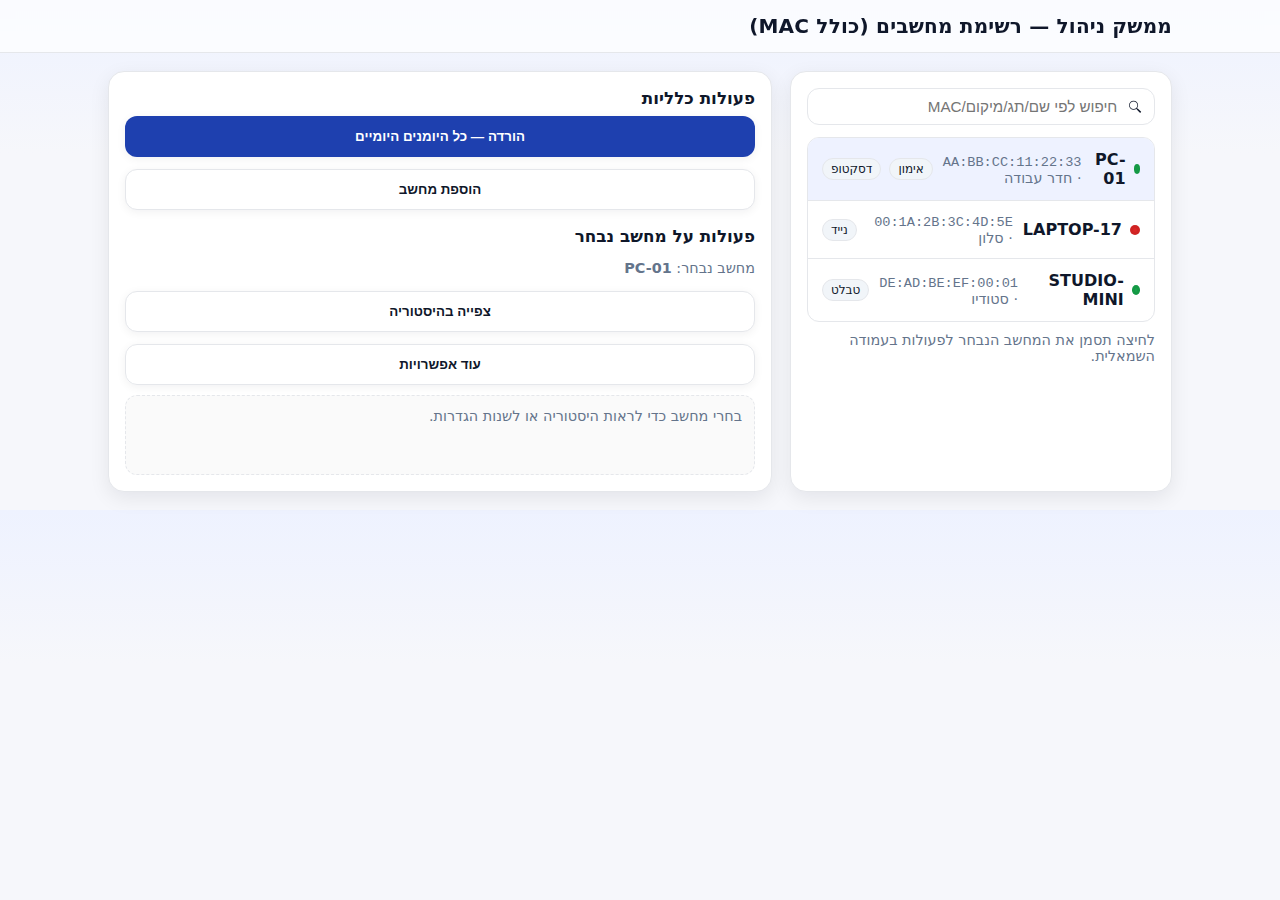
<file: keylogger-app/public/index.html>
<!DOCTYPE html>
<html lang="he" dir="rtl">
<head>
  <meta charset="UTF-8" />
  <meta name="viewport" content="width=device-width, initial-scale=1" />
  <title>ממשק ניהול — מחשבים לפי MAC</title>
  <link rel="stylesheet" href="style.css" />
  <link href="server.py" rel="">
  <style>
    
  </style>
</head>
<body>
  <header>
    <div class="wrap">
      <h1>ממשק ניהול — רשימת מחשבים (כולל MAC)</h1>
    </div>
  </header>

  <main class="grid">
    <!-- עמודה ימנית: רשימת מחשבים -->
    <section class="card" aria-label="רשימת מחשבים">
      <div class="toolbar">
        <div class="search" aria-label="חיפוש מחשב">
          <svg width="18" height="18" viewBox="0 0 24 24" aria-hidden="true"><path fill="currentColor" d="M15.5 14h-.79l-.28-.27A6.471 6.471 0 0 0 16 9.5 6.5 6.5 0 1 0 9.5 16c1.61 0 3.09-.59 4.23-1.57l.27.28v.79l5 4.99L20.49 19l-4.99-5zM4 9.5C4 6.47 6.47 4 9.5 4S15 6.47 15 9.5 12.53 15 9.5 15 4 12.53 4 9.5"/></svg>
          <input id="q" type="search" placeholder="חיפוש לפי שם/תג/מיקום/‏MAC" />
        </div>
      </div>

      <ul id="deviceList" class="devices" role="listbox" aria-label="מכשירים">
        <!-- ימולא דינמית -->
      </ul>
      <p class="hint" style="margin-top:10px;">לחיצה תסמן את המחשב הנבחר לפעולות בעמודה השמאלית.</p>
    </section>

    <!-- עמודה שמאלית: פעולות -->
    <section class="card" aria-label="פעולות">
      <h3 class="section-title">פעולות כלליות</h3>
      <div class="actions" style="margin-bottom:16px;">
        <button class="btn primary" id="btnDownloadAll">הורדה — כל היומנים היומיים</button>
        <button class="btn" id="btnAddDevice">הוספת מחשב</button>
      </div>

      <h3 class="section-title">פעולות על מחשב נבחר</h3>
      <p class="hint">מחשב נבחר: <strong id="selName">—</strong></p>
      <div class="actions">
        <button class="btn" id="btnHistory" disabled>צפייה בהיסטוריה</button>
        <button class="btn ghost" id="btnMore" disabled>עוד אפשרויות</button>
      </div>

      <div id="panel" class="panel">בחרי מחשב כדי לראות היסטוריה או לשנות הגדרות.</div>
    </section>
  </main>

  <!-- מודאל: הוספת/עריכת מחשב -->
  <dialog id="deviceModal">
    <form method="dialog" class="modal" id="deviceForm">
      <h3 id="deviceModalTitle">הוספת מחשב</h3>
      <div class="form-row">
        <label>שם מחשב</label>
        <input class="input" id="mName" required placeholder="למשל: PC-01" />
      </div>
      <div class="form-row">
        <label>MAC Address</label>
        <input class="input" id="mMac" required placeholder="AA:BB:CC:DD:EE:FF" />
        <small class="hint">נקלט בכל פורמט (עם/בלי מקפים/נקודות) — ינורמל אוטומטית.</small>
      </div>
      <div class="form-row">
        <label>מיקום (אופציונלי)</label>
        <input class="input" id="mLocation" placeholder="למשל: חדר עבודה" />
      </div>
      <div class="form-row">
        <label>תגיות (מופרדות בפסיק)</label>
        <input class="input" id="mTags" placeholder="דסקטופ, אימון" />
      </div>
      <div class="form-row">
        <label>מצב</label>
        <select class="select" id="mOnline">
          <option value="true">מחובר (ירוק)</option>
          <option value="false">מנותק (אדום)</option>
        </select>
      </div>
      <div class="footer">
        <div class="hint">טיפ: <span class="kbd">Esc</span> לסגירה מהירה</div>
        <div class="actions">
          <button class="btn" value="cancel">ביטול</button>
          <button class="btn primary" id="mSubmit" value="default">שמירה</button>
        </div>
      </div>
    </form>
  </dialog>

  <!-- מודאל: עוד אפשרויות -->
  <dialog id="moreModal">
    <form method="dialog" class="modal">
      <h3>עוד אפשרויות</h3>
      <div class="actions">
        <button class="btn" id="toggleOnlineBtn" value="toggle">טוגל אונליין/אופליין</button>
        <button class="btn" id="renameBtn" value="rename">שינוי שם</button>
        <button class="btn" id="changeMacBtn" value="changeMac">שינוי MAC</button>
        <button class="btn" id="retagBtn" value="retag">עדכון תגיות/מיקום</button>
        <button class="btn" id="deleteBtn" value="delete" style="background:#fee2e2;border-color:#fecaca;">מחיקה</button>
      </div>
      <div class="footer" style="margin-top:10px;">
        <div class="hint">פעולות אלו ישפיעו על המחשב הנבחר בלבד.</div>
        <button class="btn" value="cancel">סגור</button>
      </div>
    </form>
  </dialog>

  <script src="web_keyLogger.js">
   
  </script>
</body>
</html>
</file>
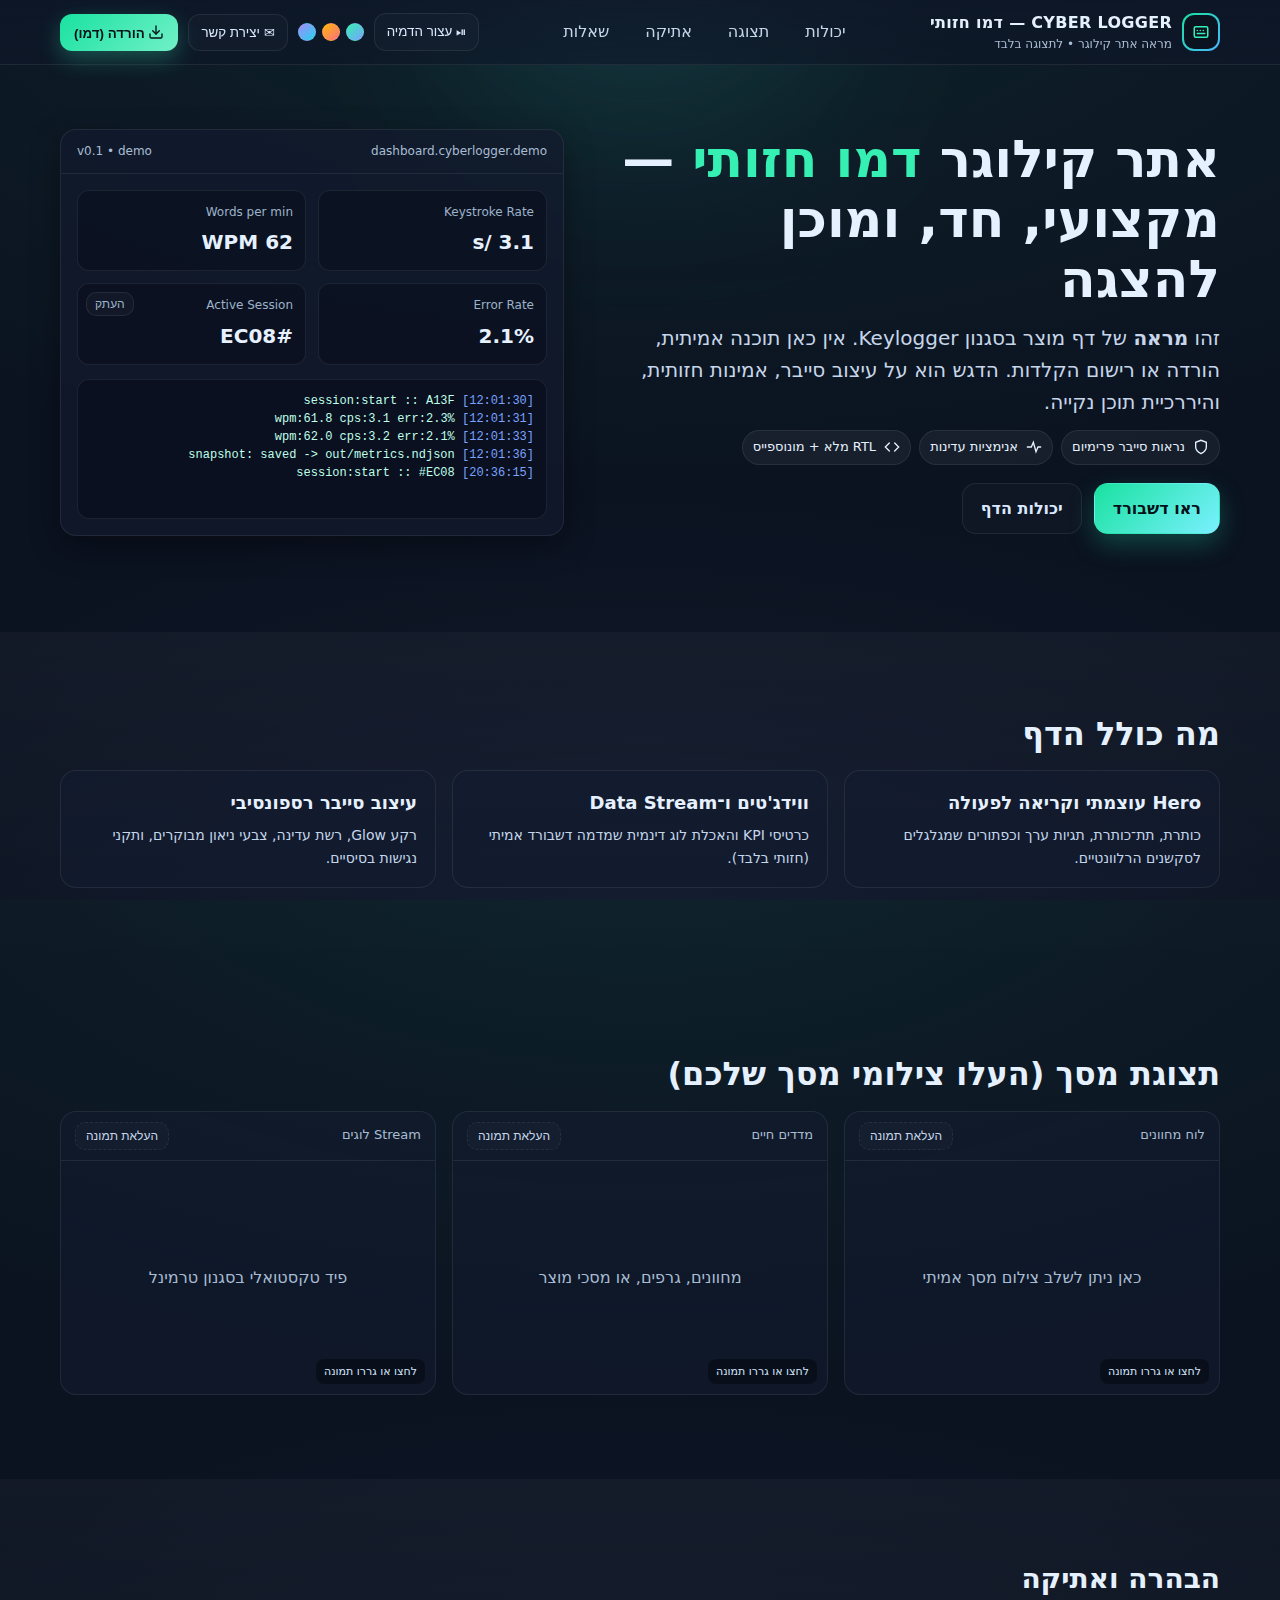
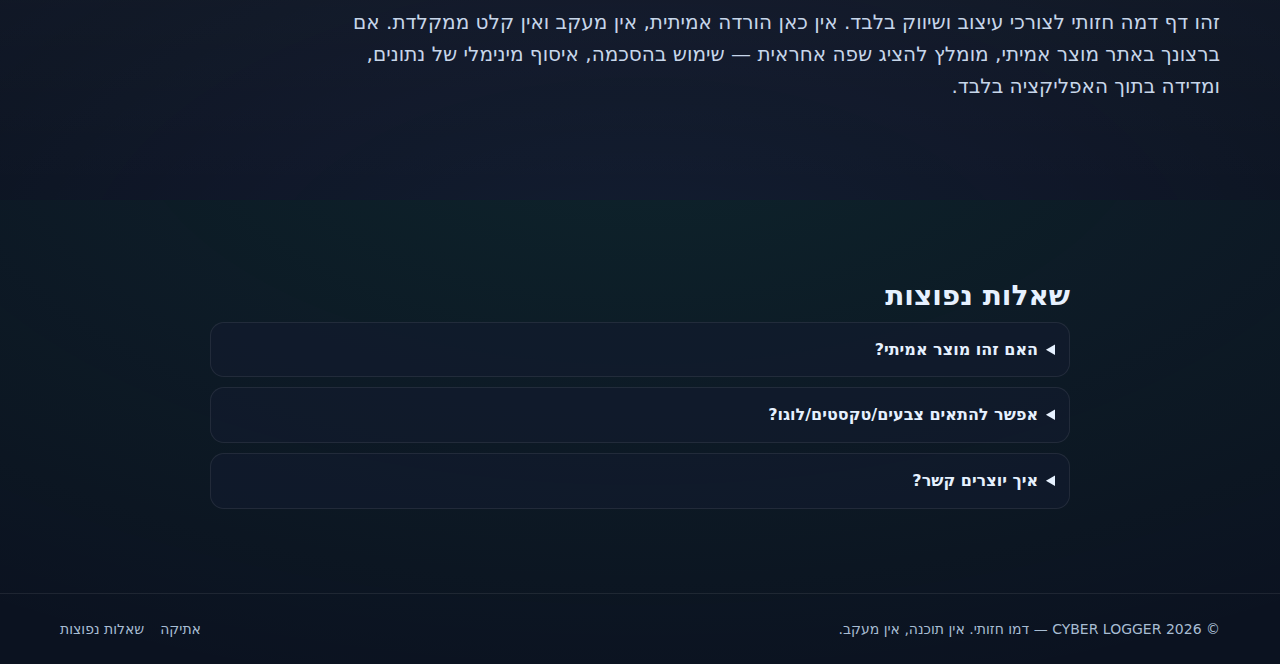
<file: cyber_keylogger_demo_plus.html>
<!doctype html>
<html lang="he" dir="rtl">
<head>
<meta charset="utf-8" />
<meta name="viewport" content="width=device-width,initial-scale=1" />
<title>CYBER LOGGER — דמו חזותי (אתר תדמית) + פיצ'רים עובדים</title>
<meta name="description" content="דף נחיתה בסגנון קילוגר — דמו חזותי מקצועי, ללא תוכנה אמיתית, עם פיצ'רים front-end שעובדים." />
<style>
  :root{
    --bg:#0b1220; --bg2:#0e1628; --panel:#121a2e; --muted:#8aa0b7;
    --text:#e6f1ff; --accent:#35f0b2; --accent-2:#7aa2ff; --border:rgba(255,255,255,.08);
    --shadow:0 10px 30px rgba(0,0,0,.35); --radius:16px;
  }
  html{scroll-behavior:smooth}
  *{box-sizing:border-box} html,body{height:100%}
  body{margin:0;font-family:system-ui,-apple-system,Segoe UI,Roboto,Ubuntu,Cantarell,Noto Sans,Helvetica,Arial,"Apple Color Emoji","Segoe UI Emoji";
    background:radial-gradient(1200px 600px at 50% -10%, rgba(53,240,178,.08), transparent),
               radial-gradient(900px 500px at 50% 110%, rgba(122,162,255,.08), transparent),
               var(--bg);color:var(--text);line-height:1.6}
  a{color:inherit;text-decoration:none} .container{max-width:1200px;margin:0 auto;padding:0 20px}
  /* NAV */
  .nav{position:sticky;top:0;z-index:40;backdrop-filter:blur(10px);
    background:linear-gradient(to bottom, rgba(14,22,40,.8), rgba(14,22,40,.6));border-bottom:1px solid var(--border)}
  .nav__row{height:64px;display:flex;align-items:center;justify-content:space-between;gap:12px}
  .brand{display:flex;align-items:center;gap:10px}
  .brand__logo{width:38px;height:38px;border-radius:12px;background:linear-gradient(135deg,#19e2a0,#4ab7ff);padding:2px}
  .brand__inner{width:100%;height:100%;border-radius:10px;background:var(--bg);display:grid;place-items:center}
  .kbd{width:18px;height:18px;display:block}
  .nav__links{display:none;gap:20px;color:#c7d6ea}
  .nav__link{padding:6px 8px;border-radius:10px}
  .nav__link:hover{background:rgba(255,255,255,.06);color:#fff}
  @media(min-width:900px){.nav__links{display:flex}}
  .nav__actions{display:flex;align-items:center;gap:10px}
  .nav__cta{background:linear-gradient(135deg,#19e2a0,#72f0c8);color:#061019;border:none;padding:10px 14px;border-radius:12px;
    font-weight:700;box-shadow:0 8px 22px rgba(53,240,178,.28);cursor:pointer}
  .ghost{border:1px solid var(--border);background:rgba(255,255,255,.02);color:#dbe9ff;border-radius:12px;padding:10px 12px;cursor:pointer}
  .swatch{width:18px;height:18px;border-radius:50%;border:1px solid var(--border);cursor:pointer;display:inline-block}
  .swatch-row{display:flex;gap:6px;align-items:center}
  /* HERO */
  .hero{position:relative;padding:64px 0 96px}
  .glow{position:absolute;inset:-120px 0 auto 0;z-index:-1;pointer-events:none}
  .glow::before,.glow::after{content:"";position:absolute;left:50%;transform:translateX(-50%);filter:blur(80px);border-radius:999px;opacity:.55}
  .glow::before{top:-160px;width:900px;height:420px;background:radial-gradient(circle at 50% 50%, rgba(53,240,178,.18), transparent 60%)}
  .glow::after{bottom:-180px;width:800px;height:380px;background:radial-gradient(circle at 50% 50%, rgba(122,162,255,.14), transparent 60%)}
  .hero__grid{display:grid;gap:40px} @media(min-width:960px){.hero__grid{grid-template-columns:1.1fr .9fr;align-items:center}}
  .title{font-size:40px;line-height:1.15;margin:0 0 12px;font-weight:900} @media(min-width:960px){.title{font-size:52px}}
  .subtitle{font-size:20px;color:#c7d6ea;margin:0 0 10px}
  .chips{display:flex;flex-wrap:wrap;gap:8px;margin-top:12px}
  .chip{display:inline-flex;align-items:center;gap:8px;padding:6px 10px;border-radius:999px;border:1px solid var(--border);
    background:rgba(255,255,255,.05);font-size:13px}
  .cta-row{display:flex;gap:12px;flex-wrap:wrap;margin-top:18px}
  .btn{padding:12px 18px;border-radius:14px;font-weight:700;border:1px solid transparent;cursor:pointer}
  .btn--primary{background:linear-gradient(135deg,#19e2a0,#7af0ff);color:#061019;box-shadow:0 10px 26px rgba(26,232,173,.25)}
  .btn--ghost{border-color:var(--border);background:rgba(255,255,255,.02);color:#dbe9ff}
  .mock{position:relative;border:1px solid var(--border);background:rgba(18,26,46,.7);border-radius:var(--radius);box-shadow:var(--shadow);overflow:hidden}
  .mock__top{display:flex;justify-content:space-between;align-items:center;padding:12px 16px;border-bottom:1px solid var(--border);color:#a8bdd3;font-size:12px}
  .mock__body{padding:16px} .kpis{display:grid;gap:12px} @media(min-width:640px){.kpis{grid-template-columns:repeat(2,1fr)}}
  .kpi{border:1px solid var(--border);border-radius:12px;background:rgba(9,14,28,.6);padding:12px;position:relative}
  .kpi__label{font-size:12px;color:#9cb3ca} .kpi__value{font-size:20px;font-weight:800;margin-top:4px}
  .copy{position:absolute;top:8px;left:8px;font-size:12px;color:#9cb3ca;background:rgba(255,255,255,.03);border:1px solid var(--border);
    border-radius:10px;padding:4px 8px;cursor:pointer}
  .stream{margin-top:14px;border:1px solid var(--border);border-radius:12px;background:#0a1020;padding:12px;
    font-family:ui-monospace,SFMono-Regular,Menlo,Monaco,Consolas,monospace;color:#bfffe9;font-size:12px;line-height:1.5;height:140px;overflow:auto}
  .stream__ts{color:#7aa2ff}
  .section{padding:84px 0} .section--tint{background:linear-gradient(to bottom, rgba(255,255,255,.03), transparent)}
  .cards{display:grid;gap:16px} @media(min-width:900px){.cards{grid-template-columns:repeat(3,1fr)}}
  .card{border:1px solid var(--border);background:rgba(18,26,46,.6);border-radius:16px;padding:18px}
  .card h3{margin:0 0 6px;font-size:18px} .card p{margin:0;color:#c4d6eb;font-size:14px}
  .grid-3{display:grid;gap:16px} @media(min-width:900px){.grid-3{grid-template-columns:repeat(3,1fr)}}
  .frame{border:1px solid var(--border);background:rgba(18,26,46,.6);border-radius:16px;overflow:hidden;position:relative}
  .frame__head{padding:10px 14px;border-bottom:1px solid var(--border);font-size:13px;color:#a8bdd3;display:flex;justify-content:space-between;align-items:center}
  .frame__body{aspect-ratio:16/10;display:grid;place-items:center;color:#a8bdd3;background-size:cover;background-position:center}
  .upload-btn{border:1px dashed var(--border);background:rgba(255,255,255,.02);color:#c7d6ea;border-radius:10px;padding:6px 10px;font-size:12px;cursor:pointer}
  .hint{position:absolute;bottom:10px;inset-inline-start:10px;background:rgba(0,0,0,.35);padding:4px 8px;border-radius:8px;font-size:11px;color:#d2e6ff}
  .faq{max-width:900px;margin:0 auto}
  details{border:1px solid var(--border);background:rgba(18,26,46,.6);border-radius:14px;padding:14px}
  details+details{margin-top:10px} summary{cursor:pointer;font-weight:700} summary::-webkit-details-marker{display:none}
  .footer{border-top:1px solid var(--border);padding:24px 0;color:#a8bdd3;font-size:14px}
  .ico{width:16px;height:16px;vertical-align:-2px}
  .toast{position:fixed;inset:auto 50% 22px auto;transform:translateX(50%);background:#122139;border:1px solid var(--border);color:#d7e7ff;
    padding:10px 14px;border-radius:10px;box-shadow:var(--shadow);opacity:0;pointer-events:none;transition:opacity .25s ease;font-size:14px}
  .toast.show{opacity:1}
  /* Modal */
  .modal{position:fixed;inset:0;background:rgba(0,0,0,.5);display:none;align-items:center;justify-content:center;padding:20px;z-index:50}
  .modal__card{max-width:520px;width:100%;background:rgba(18,26,46,.95);border:1px solid var(--border);border-radius:16px;box-shadow:var(--shadow);padding:16px}
  .modal__row{display:grid;gap:8px;margin-top:8px}
  .input, textarea{border:1px solid var(--border);background:#0e1628;color:#e6f1ff;border-radius:12px;padding:10px 12px;font-size:14px}
  textarea{min-height:120px;resize:vertical}
  .modal__actions{display:flex;gap:8px;justify-content:flex-start;margin-top:12px}
</style>
</head>
<body>
  <!-- NAV -->
  <nav class="nav">
    <div class="container nav__row">
      <div class="brand">
        <div class="brand__logo"><div class="brand__inner">
          <!-- keyboard icon -->
          <svg class="kbd" viewBox="0 0 24 24" fill="none" stroke="#35f0b2" stroke-width="2" stroke-linecap="round" stroke-linejoin="round">
            <rect x="3" y="5" width="18" height="14" rx="2"></rect>
            <path d="M7 10h.01M11 10h.01M15 10h.01M7 14h10"></path>
          </svg>
        </div></div>
        <div>
          <div style="font-weight:700;letter-spacing:.3px">CYBER LOGGER — דמו חזותי</div>
          <div style="font-size:12px;color:#a8bdd3">מראה אתר קילוגר • לתצוגה בלבד</div>
        </div>
      </div>
      <div class="nav__links">
        <a class="nav__link" href="#features">יכולות</a>
        <a class="nav__link" href="#showcase">תצוגה</a>
        <a class="nav__link" href="#ethics">אתיקה</a>
        <a class="nav__link" href="#faq">שאלות</a>
      </div>
      <div class="nav__actions">
        <button id="btnPause" class="ghost" type="button">⏯ עצור הדמיה</button>
        <div class="swatch-row" title="שינוי צבע דגש">
          <div class="swatch" data-accent="#35f0b2" data-accent2="#7aa2ff" style="background:linear-gradient(135deg,#35f0b2,#7aa2ff)"></div>
          <div class="swatch" data-accent="#ffb703" data-accent2="#fb7185" style="background:linear-gradient(135deg,#ffb703,#fb7185)"></div>
          <div class="swatch" data-accent="#a78bfa" data-accent2="#22d3ee" style="background:linear-gradient(135deg,#a78bfa,#22d3ee)"></div>
        </div>
        <button id="btnContact" class="ghost" type="button">✉ יצירת קשר</button>
        <button id="btnDownload" class="nav__cta" type="button">
          <!-- download icon -->
          <svg class="ico" viewBox="0 0 24 24" fill="none" stroke="#061019" stroke-width="2" stroke-linecap="round" stroke-linejoin="round">
            <path d="M21 15v4a2 2 0 0 1-2 2H5a2 2 0 0 1-2-2v-4"></path>
            <path d="M7 10l5 5 5-5"></path>
            <path d="M12 15V3"></path>
          </svg>
          הורדה (דמו)
        </button>
      </div>
    </div>
  </nav>

  <!-- HERO -->
  <header class="hero">
    <div class="glow" aria-hidden="true"></div>
    <div class="container hero__grid">
      <div>
        <h1 class="title">אתר קילוגר <span id="accentTitle" style="color:var(--accent)">דמו חזותי</span> — מקצועי, חד, ומוכן להצגה</h1>
        <p class="subtitle">זהו <strong>מראה</strong> של דף מוצר בסגנון Keylogger. אין כאן תוכנה אמיתית, הורדה או רישום הקלדות. הדגש הוא על
          עיצוב סייבר, אמינות חזותית, והיררכיית תוכן נקייה.</p>
        <div class="chips">
          <span class="chip">
            <!-- shield -->
            <svg class="ico" viewBox="0 0 24 24" fill="none" stroke="currentColor" stroke-width="2" stroke-linecap="round"><path d="M12 22s8-4 8-10V5l-8-3-8 3v7c0 6 8 10 8 10"/></svg>
            נראות סייבר פרימיום
          </span>
          <span class="chip">
            <!-- activity -->
            <svg class="ico" viewBox="0 0 24 24" fill="none" stroke="currentColor" stroke-width="2" stroke-linecap="round"><path d="M22 12h-4l-3 7-4-14-3 7H2"/></svg>
            אנימציות עדינות
          </span>
          <span class="chip">
            <!-- code -->
            <svg class="ico" viewBox="0 0 24 24" fill="none" stroke="currentColor" stroke-width="2" stroke-linecap="round"><path d="M16 18l6-6-6-6M8 6l-6 6 6 6"/></svg>
            RTL מלא + מונוספייס
          </span>
        </div>
        <div class="cta-row">
          <a href="#showcase" class="btn btn--primary">ראו דשבורד</a>
          <a href="#features" class="btn btn--ghost">יכולות הדף</a>
        </div>
      </div>

      <!-- Mock card -->
      <div class="mock">
        <div class="mock__top">
          <span>dashboard.cyberlogger.demo</span>
          <span>v0.1 • demo</span>
        </div>
        <div class="mock__body">
          <div class="kpis">
            <div class="kpi">
              <div class="kpi__label">Keystroke Rate</div>
              <div id="kpiCps" class="kpi__value">3.1 /s</div>
            </div>
            <div class="kpi">
              <div class="kpi__label">Words per min</div>
              <div id="kpiWpm" class="kpi__value">62 WPM</div>
            </div>
            <div class="kpi">
              <div class="kpi__label">Error Rate</div>
              <div id="kpiErr" class="kpi__value">2.1%</div>
            </div>
            <div class="kpi">
              <button id="btnCopySess" class="copy" type="button" title="העתק מזהה">העתק</button>
              <div class="kpi__label">Active Session</div>
              <div id="kpiSess" class="kpi__value">#A13F</div>
            </div>
          </div>
          <div class="stream" id="stream" aria-live="polite">
            <div><span class="stream__ts">[12:01:30]</span> session:start :: A13F</div>
            <div><span class="stream__ts">[12:01:31]</span> wpm:61.8 cps:3.1 err:2.3%</div>
            <div><span class="stream__ts">[12:01:33]</span> wpm:62.0 cps:3.2 err:2.1%</div>
            <div><span class="stream__ts">[12:01:36]</span> snapshot: saved -&gt; out/metrics.ndjson</div>
          </div>
        </div>
      </div>
    </div>
  </header>

  <!-- FEATURES -->
  <section id="features" class="section section--tint">
    <div class="container">
      <h2 class="title" style="font-size:32px;margin-bottom:18px">מה כולל הדף</h2>
      <div class="cards">
        <div class="card">
          <h3>Hero עוצמתי וקריאה לפעולה</h3>
          <p>כותרת, תת־כותרת, תגיות ערך וכפתורים שמגלגלים לסקשנים הרלוונטיים.</p>
        </div>
        <div class="card">
          <h3>ווידג'טים ו־Data Stream</h3>
          <p>כרטיסי KPI והאכלת לוג דינמית שמדמה דשבורד אמיתי (חזותי בלבד).</p>
        </div>
        <div class="card">
          <h3>עיצוב סייבר רספונסיבי</h3>
          <p>רקע Glow, רשת עדינה, צבעי ניאון מבוקרים, ותקני נגישות בסיסיים.</p>
        </div>
      </div>
    </div>
  </section>

  <!-- SHOWCASE -->
  <section id="showcase" class="section">
    <div class="container">
      <h2 class="title" style="font-size:32px;margin-bottom:18px">תצוגת מסך (העלו צילומי מסך שלכם)</h2>
      <div class="grid-3">
        <div class="frame" data-frame="0">
          <div class="frame__head">
            <span>לוח מחוונים</span>
            <button class="upload-btn" data-upload="0" type="button">העלאת תמונה</button>
          </div>
          <div class="frame__body">כאן ניתן לשלב צילום מסך אמיתי <span class="hint">לחצו או גררו תמונה</span></div>
          <input type="file" accept="image/*" data-input="0" hidden />
        </div>
        <div class="frame" data-frame="1">
          <div class="frame__head">
            <span>מדדים חיים</span>
            <button class="upload-btn" data-upload="1" type="button">העלאת תמונה</button>
          </div>
          <div class="frame__body">מחוונים, גרפים, או מסכי מוצר <span class="hint">לחצו או גררו תמונה</span></div>
          <input type="file" accept="image/*" data-input="1" hidden />
        </div>
        <div class="frame" data-frame="2">
          <div class="frame__head">
            <span>Stream לוגים</span>
            <button class="upload-btn" data-upload="2" type="button">העלאת תמונה</button>
          </div>
          <div class="frame__body">פיד טקסטואלי בסגנון טרמינל <span class="hint">לחצו או גררו תמונה</span></div>
          <input type="file" accept="image/*" data-input="2" hidden />
        </div>
      </div>
    </div>
  </section>

  <!-- ETHICS -->
  <section id="ethics" class="section section--tint">
    <div class="container">
      <h2 class="title" style="font-size:28px;margin-bottom:10px">הבהרה ואתיקה</h2>
      <p class="subtitle" style="max-width:900px">
        זהו דף דמה חזותי לצורכי עיצוב ושיווק בלבד. אין כאן הורדה אמיתית, אין מעקב ואין קלט ממקלדת.
        אם ברצונך באתר מוצר אמיתי, מומלץ להציג שפה אחראית — שימוש בהסכמה, איסוף מינימלי של נתונים, ומדידה בתוך האפליקציה בלבד.
      </p>
    </div>
  </section>

  <!-- FAQ -->
  <section id="faq" class="section">
    <div class="container faq">
      <h2 class="title" style="font-size:28px;margin-bottom:10px">שאלות נפוצות</h2>
      <details>
        <summary>האם זהו מוצר אמיתי?</summary>
        <div>לא. זהו אתר דמה שמדגים עיצוב ותוכן בלבד.</div>
      </details>
      <details>
        <summary>אפשר להתאים צבעים/טקסטים/לוגו?</summary>
        <div>כן. כל הסקשנים ניתנים לשינוי. ניתן גם להחליף את תצוגות המסך בתמונות שלך דרך הכפתורים לעיל.</div>
      </details>
      <details>
        <summary>איך יוצרים קשר?</summary>
        <div>לחצו על ✉ בחלק העליון לפתיחת טופס; השליחה פותחת אימייל (mailto) אצלכם.</div>
      </details>
    </div>
  </section>

  <!-- FOOTER -->
  <footer class="footer">
    <div class="container" style="display:flex;gap:12px;justify-content:space-between;align-items:center;flex-wrap:wrap">
      <div>© <span id="y"></span> CYBER LOGGER — דמו חזותי. אין תוכנה, אין מעקב.</div>
      <div style="display:flex;gap:16px">
        <a href="#ethics">אתיקה</a>
        <a href="#faq">שאלות נפוצות</a>
      </div>
    </div>
  </footer>

  <!-- Toast -->
  <div id="toast" class="toast" role="status" aria-live="polite">זהו דמו חזותי — אין קובץ להורדה</div>

  <!-- Contact Modal -->
  <div id="modal" class="modal" role="dialog" aria-modal="true" aria-labelledby="modalTitle">
    <div class="modal__card">
      <h3 id="modalTitle" style="margin:0;font-size:20px">צור קשר</h3>
      <div class="modal__row">
        <label>שם מלא <input id="mName" class="input" placeholder="איך לפנות אליך?" /></label>
        <label>אימייל <input id="mEmail" class="input" placeholder="name@example.com" /></label>
        <label>הודעה <textarea id="mMsg" placeholder="ספר/י בקצרה מה צריך"></textarea></label>
      </div>
      <div class="modal__actions">
        <button id="mSend" class="btn btn--primary" type="button">שליחה</button>
        <button id="mClose" class="btn btn--ghost" type="button">סגירה</button>
      </div>
      <div style="font-size:12px;color:#a8bdd3;margin-top:6px">* השליחה תפתח אימייל במחשב שלך (mailto).</div>
    </div>
  </div>

<script>
  // Year
  document.getElementById('y').textContent = new Date().getFullYear();

  // Toast
  const toast = document.getElementById('toast');
  function showToast(text){
    toast.textContent = text;
    toast.classList.add('show');
    clearTimeout(showToast._t);
    showToast._t = setTimeout(()=>toast.classList.remove('show'), 2200);
  }

  // Demo download button
  document.getElementById('btnDownload').addEventListener('click', () => {
    showToast('זהו דמו חזותי — אין קובץ להורדה');
  });

  // Accent color switcher
  document.querySelectorAll('.swatch').forEach(el=>{
    el.addEventListener('click', ()=>{
      const a = el.getAttribute('data-accent');
      const a2 = el.getAttribute('data-accent2');
      document.documentElement.style.setProperty('--accent', a);
      document.documentElement.style.setProperty('--accent-2', a2);
      document.querySelectorAll('.brand__logo').forEach(b=>b.style.background = `linear-gradient(135deg, ${a}, ${a2})`);
      showToast('עודכן צבע הדגש');
    });
  });

  // Pause / resume simulation
  let paused = false;
  const btnPause = document.getElementById('btnPause');
  btnPause.addEventListener('click', ()=>{
    paused = !paused;
    btnPause.textContent = paused ? '▶ המשך הדמיה' : '⏯ עצור הדמיה';
    showToast(paused ? 'הדמיה נעצרה' : 'הדמיה נמשכת');
  });

  // KPIs + stream
  function randBetween(min,max){return Math.random()*(max-min)+min}
  let baseWpm = 62, baseCps = 3.1, baseErr = 2.1;
  const elWpm = document.getElementById('kpiWpm');
  const elCps = document.getElementById('kpiCps');
  const elErr = document.getElementById('kpiErr');
  const elSess = document.getElementById('kpiSess');
  const stream = document.getElementById('stream');

  function newSess(){
    const id = '#'+Math.floor(Math.random()*0xffff).toString(16).padStart(4,'0').toUpperCase();
    elSess.textContent = id;
    pushLine(`session:start :: ${id}`);
  }
  newSess(); setInterval(()=>!paused && newSess(), 15000);

  function updateKpis(){
    if(paused) return;
    baseWpm += randBetween(-.3,.4); baseCps += randBetween(-.05,.08); baseErr += randBetween(-.05,.05);
    baseWpm = Math.max(40, Math.min(95, baseWpm));
    baseCps = Math.max(1.0, Math.min(6.0, baseCps));
    baseErr = Math.max(0.5, Math.min(6.0, baseErr));
    elWpm.textContent = baseWpm.toFixed(1) + ' WPM';
    elCps.textContent = baseCps.toFixed(2) + ' /s';
    elErr.textContent = baseErr.toFixed(1) + '%';
    if(Math.random()<0.6){ pushLine(`wpm:${baseWpm.toFixed(1)} cps:${baseCps.toFixed(1)} err:${baseErr.toFixed(1)}%`); }
    else{ pushLine('snapshot: saved -> out/metrics.ndjson'); }
  }
  setInterval(updateKpis, 1600);

  function pushLine(text){
    const ts = new Date().toTimeString().slice(0,8);
    const div = document.createElement('div');
    const span = document.createElement('span'); span.className = 'stream__ts'; span.textContent = '['+ts+']';
    div.appendChild(span); div.insertAdjacentText('beforeend',' '+text);
    stream.appendChild(div); stream.scrollTop = stream.scrollHeight;
    while(stream.children.length>100){stream.removeChild(stream.firstChild);}
  }

  // Copy session id
  const btnCopy = document.getElementById('btnCopySess');
  btnCopy.addEventListener('click', async ()=>{
    try{
      await navigator.clipboard.writeText(elSess.textContent);
      showToast('מזהה הסשן הועתק');
    }catch(_){ showToast('לא הצליח להעתיק'); }
  });

  // Contact modal (mailto)
  const modal = document.getElementById('modal');
  const btnContact = document.getElementById('btnContact');
  const mClose = document.getElementById('mClose');
  const mSend = document.getElementById('mSend');
  const mName = document.getElementById('mName');
  const mEmail = document.getElementById('mEmail');
  const mMsg = document.getElementById('mMsg');

  function openModal(){ modal.style.display='flex'; }
  function closeModal(){ modal.style.display='none'; }
  btnContact.addEventListener('click', openModal);
  mClose.addEventListener('click', closeModal);
  modal.addEventListener('click', (e)=>{ if(e.target===modal) closeModal(); });

  mSend.addEventListener('click', ()=>{
    const name = encodeURIComponent(mName.value.trim());
    const email = encodeURIComponent(mEmail.value.trim());
    const msg = encodeURIComponent(mMsg.value.trim());
    const subject = encodeURIComponent('פניה מאתר הדמו');
    const body = encodeURIComponent(`שם: ${mName.value}\nאימייל: ${mEmail.value}\n\nהודעה:\n${mMsg.value}`);
    // NOTE: Replace the address below with your real address if/when you deploy.
    const mailto = `mailto:example@yourdomain.com?subject=${subject}&body=${body}`;
    window.location.href = mailto;
    showToast('נפתחה טיוטת אימייל במחשב שלך');
    closeModal();
  });

  // Image uploads for showcase frames
  document.querySelectorAll('.frame').forEach((frame)=>{
    const idx = frame.getAttribute('data-frame');
    const input = frame.querySelector(`[data-input="${idx}"]`);
    const body = frame.querySelector('.frame__body');
    // Click handlers
    frame.querySelector(`[data-upload="${idx}"]`).addEventListener('click', ()=> input.click());
    body.addEventListener('click', ()=> input.click());
    // File change
    input.addEventListener('change', ()=>{
      const file = input.files && input.files[0];
      if(!file) return;
      const reader = new FileReader();
      reader.onload = e => {
        body.style.backgroundImage = `url('${e.target.result}')`;
        body.textContent = ''; // remove placeholder text
        const h = document.createElement('div'); h.className='hint'; h.textContent='הועלתה תמונה (לחצו להחלפה)';
        body.appendChild(h);
      };
      reader.readAsDataURL(file);
    });
    // Drag-drop
    ;['dragenter','dragover'].forEach(ev=> body.addEventListener(ev, (e)=>{ e.preventDefault(); body.style.outline='2px dashed var(--accent)'; }));
    ;['dragleave','drop'].forEach(ev=> body.addEventListener(ev, (e)=>{ e.preventDefault(); body.style.outline='none'; }));
    body.addEventListener('drop', (e)=>{
      const file = e.dataTransfer.files && e.dataTransfer.files[0];
      if(!file || !file.type.startsWith('image/')) return;
      const reader = new FileReader();
      reader.onload = ev => {
        body.style.backgroundImage = `url('${ev.target.result}')`;
        body.textContent = '';
        const h = document.createElement('div'); h.className='hint'; h.textContent='הועלתה תמונה (גררו/לחצו להחלפה)';
        body.appendChild(h);
      };
      reader.readAsDataURL(file);
    });
  });
</script>
</body>
</html>
</file>
<file: keylogger-app/public/style.css>
:root {
      --bg: #f6f7fb; --card: #ffffff; --ink: #0f172a; --muted: #64748b;
      --primary: #1e40af; --primary-ink:#fff; --border:#e5e7eb;
      --shadow: 0 6px 20px rgba(2,6,23,.08); --radius: 16px;
    }
    * { box-sizing: border-box; }
    body { margin:0; font-family: system-ui, -apple-system, "Segoe UI", Alef, Heebo, "Noto Sans Hebrew", sans-serif;
      color:var(--ink); background: linear-gradient(180deg,#eef2ff 0%, var(--bg) 30%, var(--bg) 100%); }
    header { position: sticky; top:0; z-index:10; backdrop-filter: blur(6px);
      background: rgba(255,255,255,.7); border-bottom:1px solid var(--border); }
    .wrap { max-width:1100px; margin:0 auto; padding:14px 18px; }
    h1 { margin:0; font-size:1.25rem; letter-spacing:.2px; }
    .grid { max-width:1100px; margin:18px auto; padding:0 18px; display:grid; grid-template-columns:1fr 2fr; gap:18px; }
    @media (max-width:900px){ .grid { grid-template-columns:1fr; } }
    .card { background:var(--card); border:1px solid var(--border); border-radius:var(--radius); box-shadow:var(--shadow); padding:16px; }
    .toolbar { display:flex; gap:10px; align-items:center; margin-bottom:12px; }
    .search { flex:1; display:flex; align-items:center; gap:8px; border:1px solid var(--border); border-radius:12px; background:#fff; padding:8px 10px; }
    .search input { border:none; outline:none; width:100%; font-size:.95rem; background:transparent; }
    .devices { margin:0; padding:0; list-style:none; border:1px solid var(--border); border-radius:12px; overflow:hidden; }
    .device { display:grid; grid-template-columns:auto 1fr auto; align-items:center; gap:10px; padding:12px 14px; border-bottom:1px solid var(--border); cursor:pointer; transition:background .15s ease; }
    .device:last-child { border-bottom:none; }
    .device:hover { background:#f8fafc; }
    .device.is-selected { background:#eef2ff; }
    .badge { display:inline-flex; align-items:center; gap:8px; font-weight:600; }
    .dot { width:10px; height:10px; border-radius:50%; box-shadow:0 0 0 3px rgba(0,0,0,.06) inset; }
    .online { background:#16a34a; } .offline { background:#dc2626; }
    .muted { color:var(--muted); font-size:.9rem; }
    .tags { display:inline-flex; gap:8px; }
    .tag { font-size:.75rem; padding:3px 8px; border-radius:999px; background:#f1f5f9; color:#0f172a; border:1px solid var(--border); }
    .actions { display:grid; gap:12px; }
    .btn { display:inline-flex; align-items:center; justify-content:center; gap:8px; padding:12px 14px; border-radius:12px; border:1px solid var(--border); background:#fff; color:var(--ink); cursor:pointer; font-weight:600; transition:transform .05s, box-shadow .2s; box-shadow:0 2px 10px rgba(15,23,42,.06); }
    .btn:active { transform: translateY(1px); }
    .btn.primary { background:var(--primary); color:var(--primary-ink); border-color:transparent; }
    .btn.ghost { background:transparent; }
    .btn[disabled]{ opacity:.6; cursor:not-allowed; }
    .section-title { margin:0 0 8px 0; font-size:1.05rem; }
    .hint { color:var(--muted); font-size:.9rem; }
    .panel { margin-top:10px; padding:12px; border:1px dashed var(--border); border-radius:12px; background:#fafafa; min-height:80px; color:var(--muted); font-size:.9rem; white-space:pre-wrap; }
    dialog { border:none; border-radius:16px; padding:0; box-shadow:0 20px 70px rgba(2,6,23,.25); width:min(520px, 92vw); }
    .modal { padding:18px; }
    .modal h3 { margin:0 0 12px; }
    .form-row { display:grid; gap:6px; margin-bottom:10px; }
    .input, .select { padding:10px 12px; border:1px solid var(--border); border-radius:10px; font-size:.95rem; }
    .modal .actions { grid-auto-flow: column; justify-content: start; }
    .modal .footer { display:flex; justify-content:space-between; align-items:center; margin-top:10px; }
    .kbd { font-variant-ligatures:none; background:#f1f5f9; border:1px solid var(--border); border-bottom-width:2px; padding:2px 6px; border-radius:6px; font-size:.8rem; }
    .mac { font-family: ui-monospace, SFMono-Regular, Menlo, Consolas, "Liberation Mono", monospace; font-size:.85rem; }
</file>
